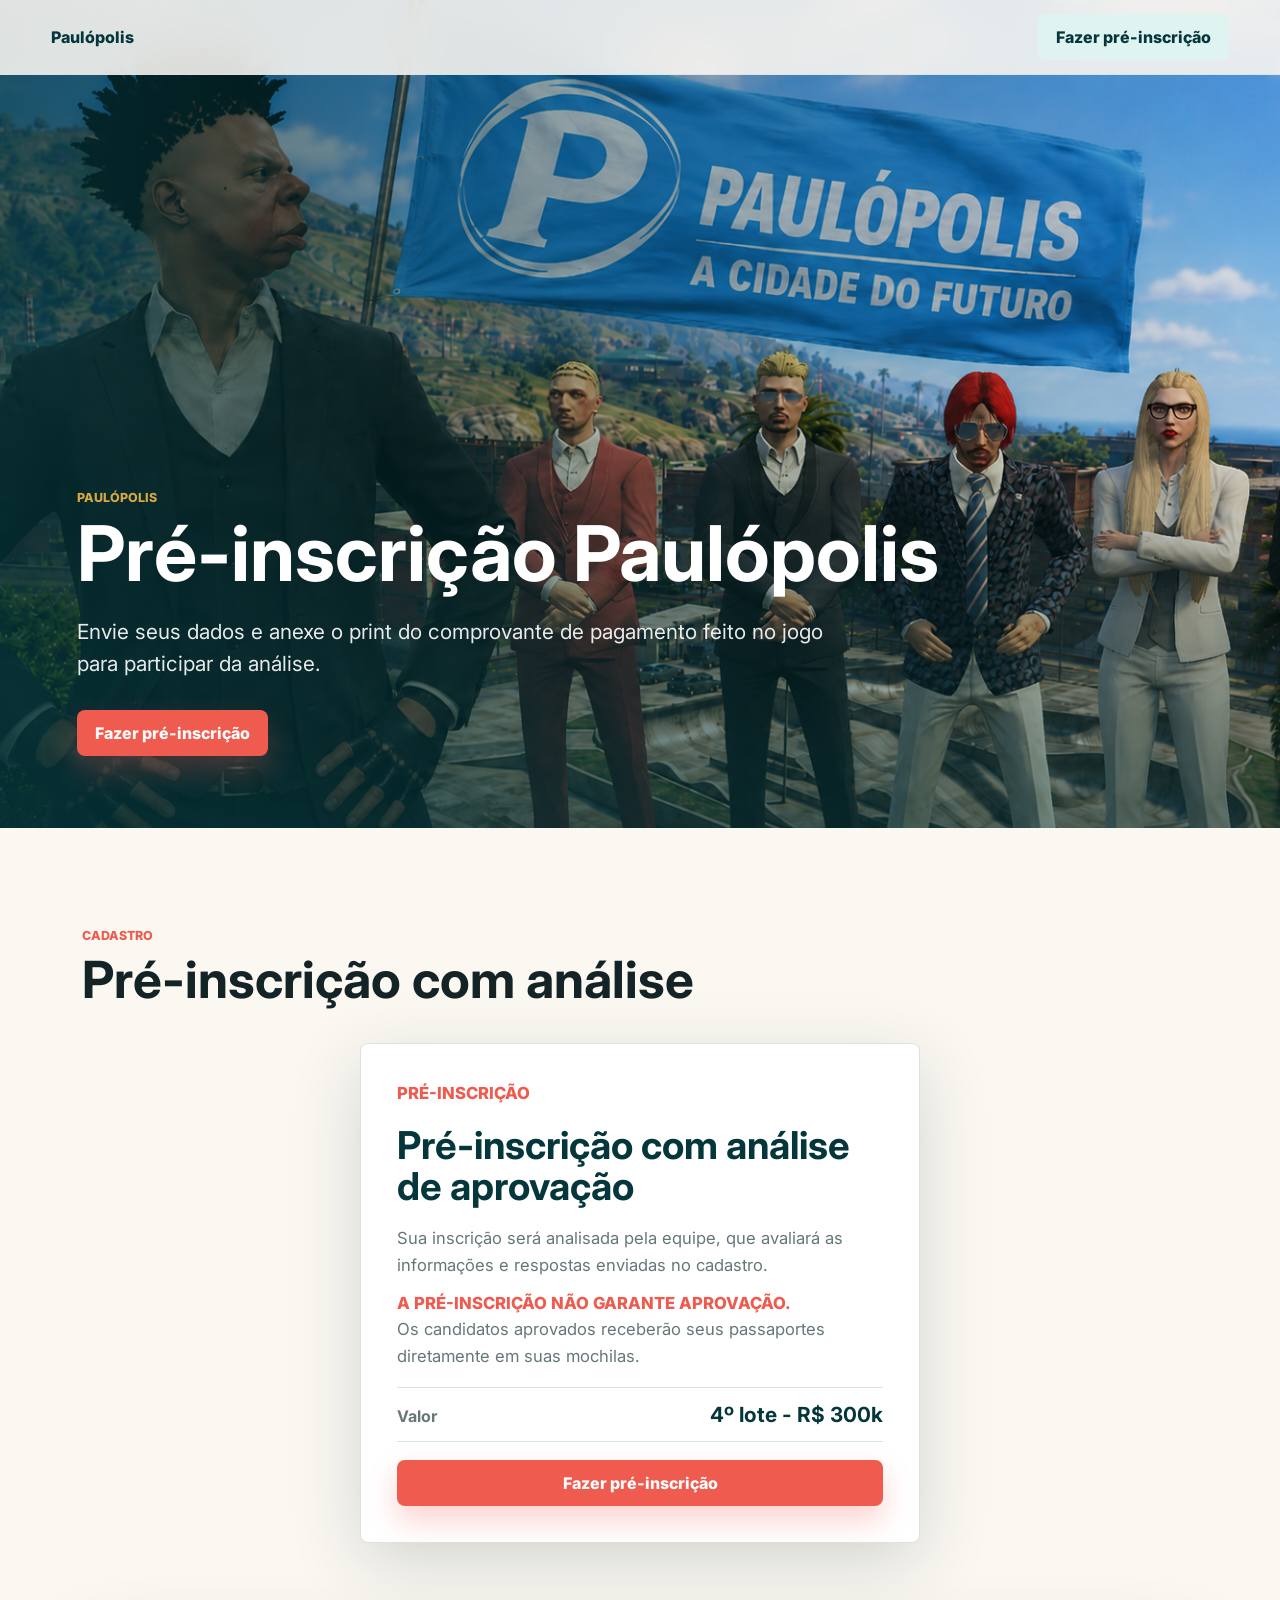
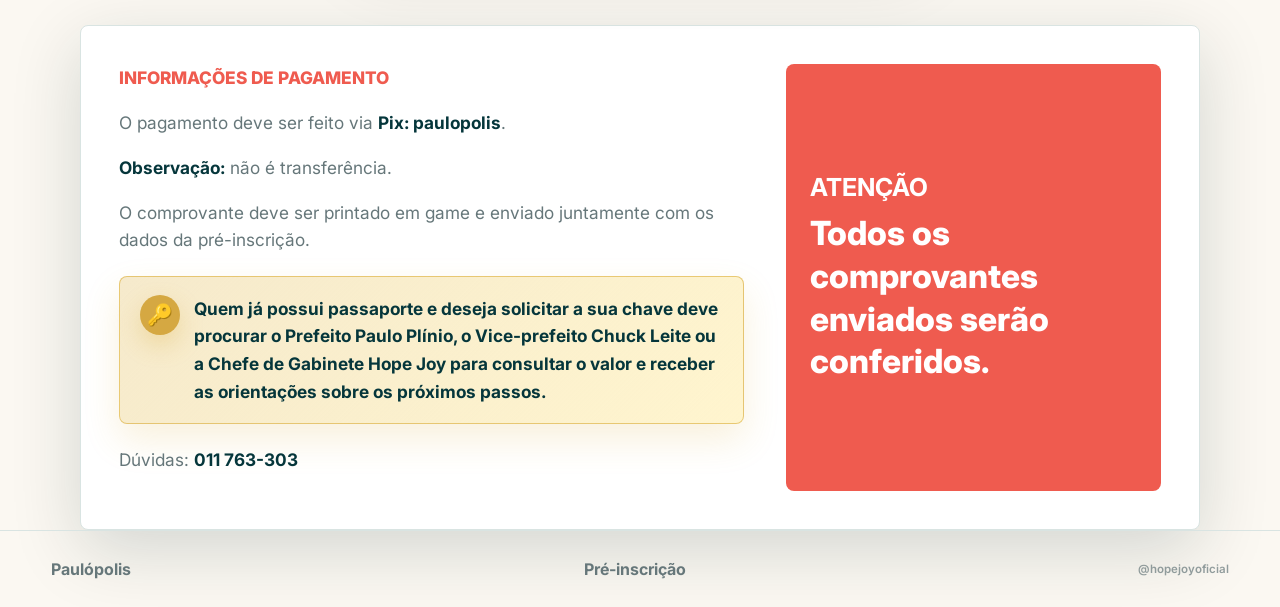
<file: index.html>
<!doctype html>
<html lang="pt-BR">
  <head>
    <meta charset="utf-8">
    <meta name="viewport" content="width=device-width, initial-scale=1">
    <title>Paulópolis | Pré-inscrição</title>
    <meta
      name="description"
      content="Pré-inscrição com análise para entrada em Paulópolis."
    >
    <link rel="preconnect" href="https://fonts.googleapis.com">
    <link rel="preconnect" href="https://fonts.gstatic.com" crossorigin>
    <link
      href="https://fonts.googleapis.com/css2?family=Inter:wght@400;500;600;700;800&display=swap"
      rel="stylesheet"
    >
    <link rel="stylesheet" href="styles.css">
  </head>
  <body>
    <header class="site-header">
      <a class="brand" href="index.html" aria-label="Paulópolis">
        <span>Paulópolis</span>
      </a>
      <a class="header-action" href="pre-inscricao.html" target="_blank" rel="noopener">Fazer pré-inscrição</a>
    </header>

    <main>
      <section class="hero" aria-label="Entrada Paulópolis">
        <img class="hero-image" src="assets/hero-paulopolis.png" alt="Imagem principal de Paulópolis">
        <div class="hero-overlay"></div>
        <div class="hero-content">
          <p class="eyebrow">Paulópolis</p>
          <h1>Pré-inscrição Paulópolis</h1>
          <p class="hero-copy">
            Envie seus dados e anexe o print do comprovante de pagamento feito no jogo para participar da análise.
          </p>
          <a class="primary-link" href="pre-inscricao.html" target="_blank" rel="noopener">Fazer pré-inscrição</a>
        </div>
      </section>

      <section id="opcoes" class="choice-section" aria-labelledby="choice-title">
        <div class="section-heading choice-heading">
          <p class="eyebrow">Cadastro</p>
          <h2 id="choice-title">Pré-inscrição com análise</h2>
        </div>

        <div class="choice-grid choice-grid-single">
          <article class="choice-card">
            <p class="eyebrow">Pré-inscrição</p>
            <h3>Pré-inscrição com análise de aprovação</h3>
            <p>
              Sua inscrição será analisada pela equipe, que avaliará as informações e respostas enviadas no cadastro.
              <strong class="approval-warning">A PRÉ-INSCRIÇÃO NÃO GARANTE APROVAÇÃO.</strong>
              Os candidatos aprovados receberão seus passaportes diretamente em suas mochilas.
            </p>
            <div class="choice-meta">
              <span>Valor</span>
              <strong>4º lote - R$ 300k</strong>
            </div>
            <a class="primary-link" href="pre-inscricao.html" target="_blank" rel="noopener">
              Fazer pré-inscrição
            </a>
          </article>
        </div>
      </section>

      <section class="lot-section" aria-labelledby="lot-title">
        <div class="lot-panel">
          <div class="lot-copy">
            <p class="eyebrow">Informações de pagamento</p>
            <p>
              O pagamento deve ser feito via <strong>Pix: paulopolis</strong>.
            </p>
            <p>
              <strong>Observação:</strong> não é transferência.
            </p>
            <p>
              O comprovante deve ser printado em game e enviado juntamente com os dados da pré-inscrição.
            </p>
            <div class="key-notice">
              <span class="key-notice-icon" aria-hidden="true">🔑</span>
              <p>
                Quem já possui passaporte e deseja solicitar a sua chave deve procurar o Prefeito Paulo Plínio, o
                Vice-prefeito Chuck Leite ou a Chefe de Gabinete Hope Joy para consultar o valor e receber as orientações
                sobre os próximos passos.
              </p>
            </div>
            <p>
              Dúvidas: <strong>011 763-303</strong>
            </p>
          </div>
          <div class="lot-note">
            <strong>Atenção</strong>
            <span>Todos os comprovantes enviados serão conferidos.</span>
          </div>
        </div>
      </section>
    </main>

    <footer class="site-footer">
      <span>Paulópolis</span>
      <span>Pré-inscrição</span>
      <small>@hopejoyoficial</small>
    </footer>
  </body>
</html>
</file>
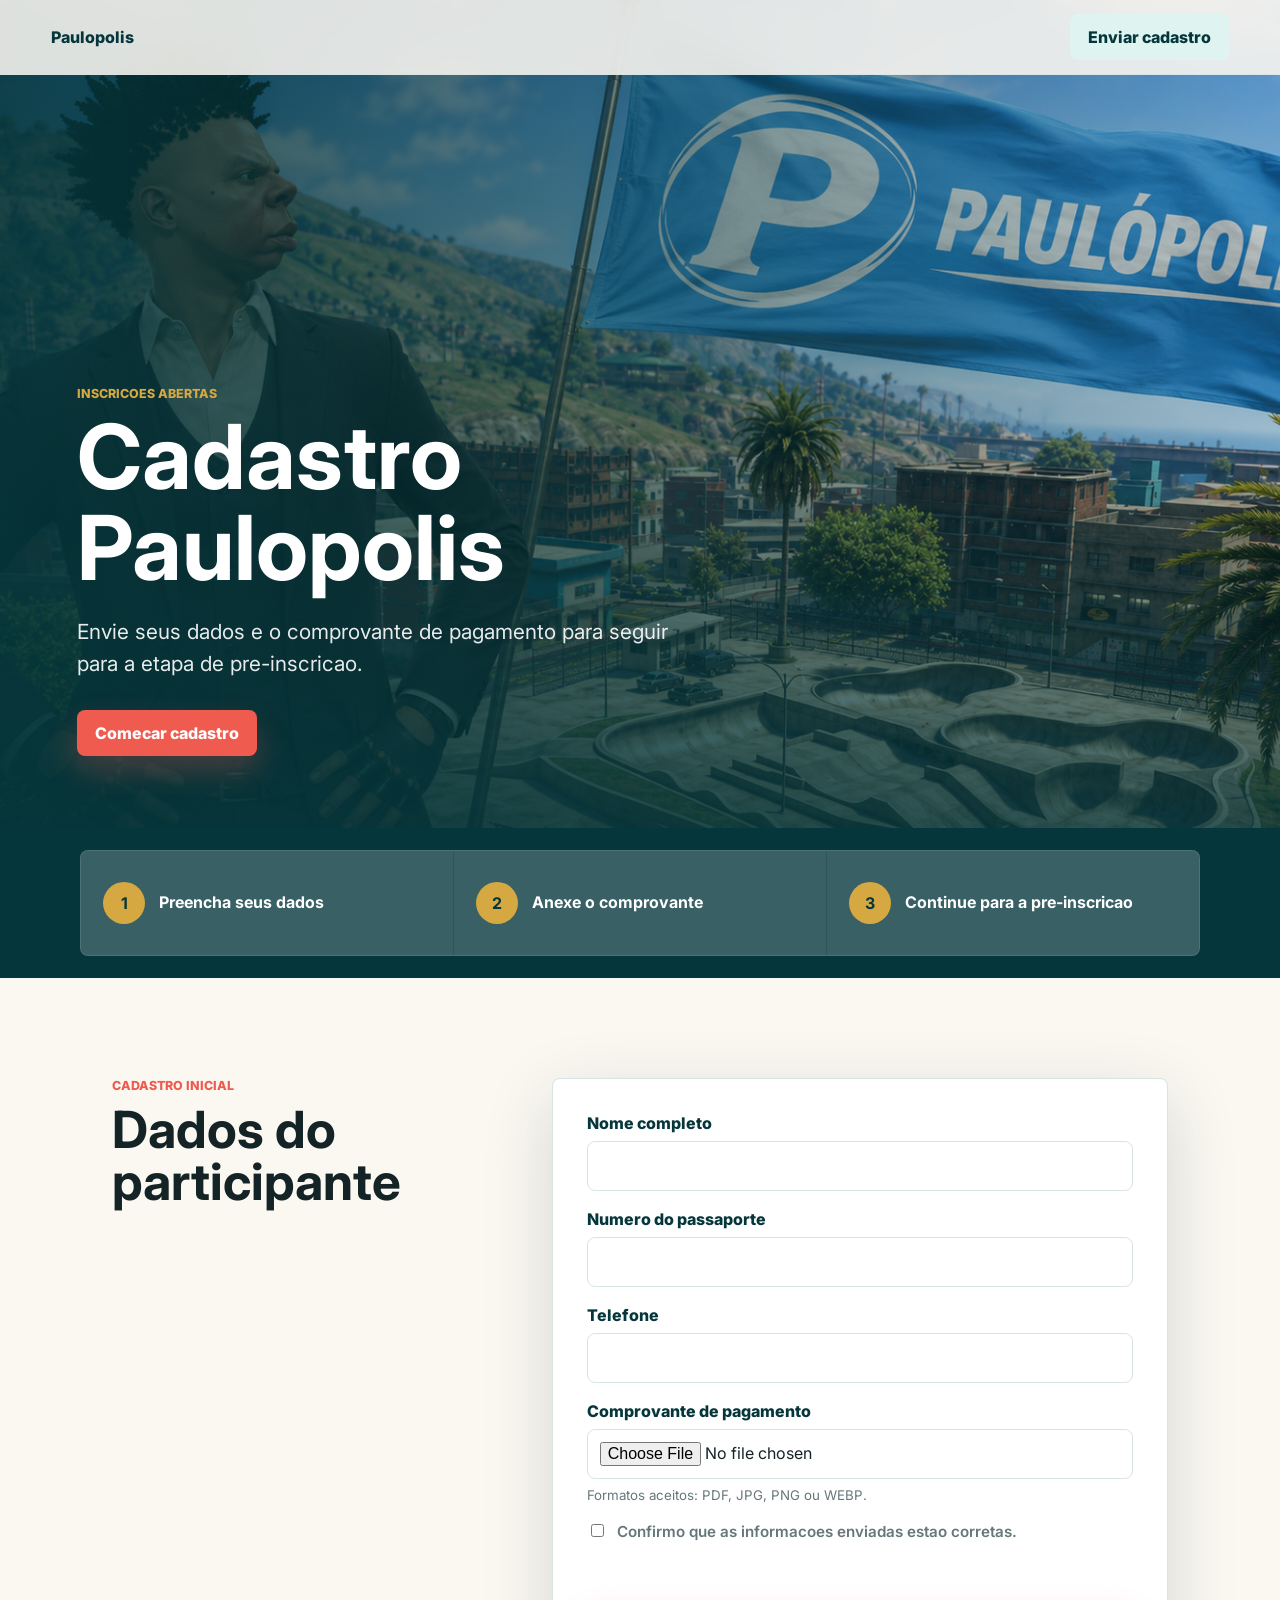
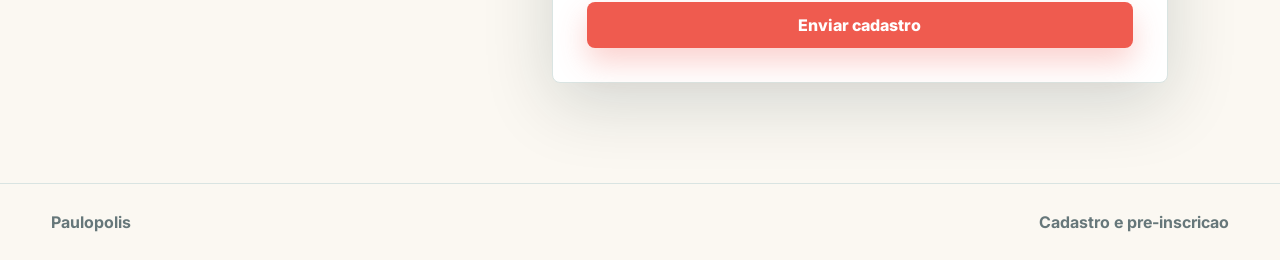
<file: Paulópoles/index.html>
<!doctype html>
<html lang="pt-BR">
  <head>
    <meta charset="utf-8">
    <meta name="viewport" content="width=device-width, initial-scale=1">
    <title>Paulopolis | Cadastro</title>
    <meta
      name="description"
      content="Cadastro Paulopolis com envio de dados pessoais e comprovante de pagamento."
    >
    <link rel="preconnect" href="https://fonts.googleapis.com">
    <link rel="preconnect" href="https://fonts.gstatic.com" crossorigin>
    <link
      href="https://fonts.googleapis.com/css2?family=Inter:wght@400;500;600;700;800&display=swap"
      rel="stylesheet"
    >
    <link rel="stylesheet" href="styles.css">
  </head>
  <body>
    <header class="site-header">
      <a class="brand" href="index.html" aria-label="Paulopolis">
        <span>Paulopolis</span>
      </a>
      <a class="header-action" href="#cadastro">Enviar cadastro</a>
    </header>

    <main>
      <section class="hero" aria-label="Cadastro Paulopolis">
        <img class="hero-image" src="assets/hero-paulopolis.png" alt="Recepcao de evento internacional Paulopolis">
        <div class="hero-overlay"></div>
        <div class="hero-content">
          <p class="eyebrow">Inscricoes abertas</p>
          <h1>Cadastro Paulopolis</h1>
          <p class="hero-copy">
            Envie seus dados e o comprovante de pagamento para seguir para a etapa de pre-inscricao.
          </p>
          <a class="primary-link" href="#cadastro">Comecar cadastro</a>
        </div>
      </section>

      <section class="intro-band" aria-label="Etapas">
        <div class="intro-grid">
          <article>
            <strong>1</strong>
            <span>Preencha seus dados</span>
          </article>
          <article>
            <strong>2</strong>
            <span>Anexe o comprovante</span>
          </article>
          <article>
            <strong>3</strong>
            <span>Continue para a pre-inscricao</span>
          </article>
        </div>
      </section>

      <section id="cadastro" class="form-section" aria-labelledby="form-title">
        <div class="section-heading">
          <p class="eyebrow">Cadastro inicial</p>
          <h2 id="form-title">Dados do participante</h2>
        </div>

        <form class="registration-form" id="registrationForm">
          <div class="field">
            <label for="fullName">Nome completo</label>
            <input id="fullName" name="fullName" type="text" autocomplete="name" required>
          </div>

          <div class="field">
            <label for="passport">Numero do passaporte</label>
            <input id="passport" name="passport" type="text" autocomplete="off" required>
          </div>

          <div class="field">
            <label for="phone">Telefone</label>
            <input id="phone" name="phone" type="tel" autocomplete="tel" required>
          </div>

          <div class="field file-field">
            <label for="receipt">Comprovante de pagamento</label>
            <input
              id="receipt"
              name="receipt"
              type="file"
              accept=".pdf,.jpg,.jpeg,.png,.webp"
              required
            >
            <small>Formatos aceitos: PDF, JPG, PNG ou WEBP.</small>
          </div>

          <label class="consent">
            <input id="consent" name="consent" type="checkbox" required>
            <span>Confirmo que as informacoes enviadas estao corretas.</span>
          </label>

          <p class="form-status" id="formStatus" role="status" aria-live="polite"></p>

          <button class="submit-button" type="submit">
            <span>Enviar cadastro</span>
          </button>
        </form>
      </section>
    </main>

    <footer class="site-footer">
      <span>Paulopolis</span>
      <span>Cadastro e pre-inscricao</span>
    </footer>

    <script src="config.js"></script>
    <script src="script.js"></script>
  </body>
</html>
</file>
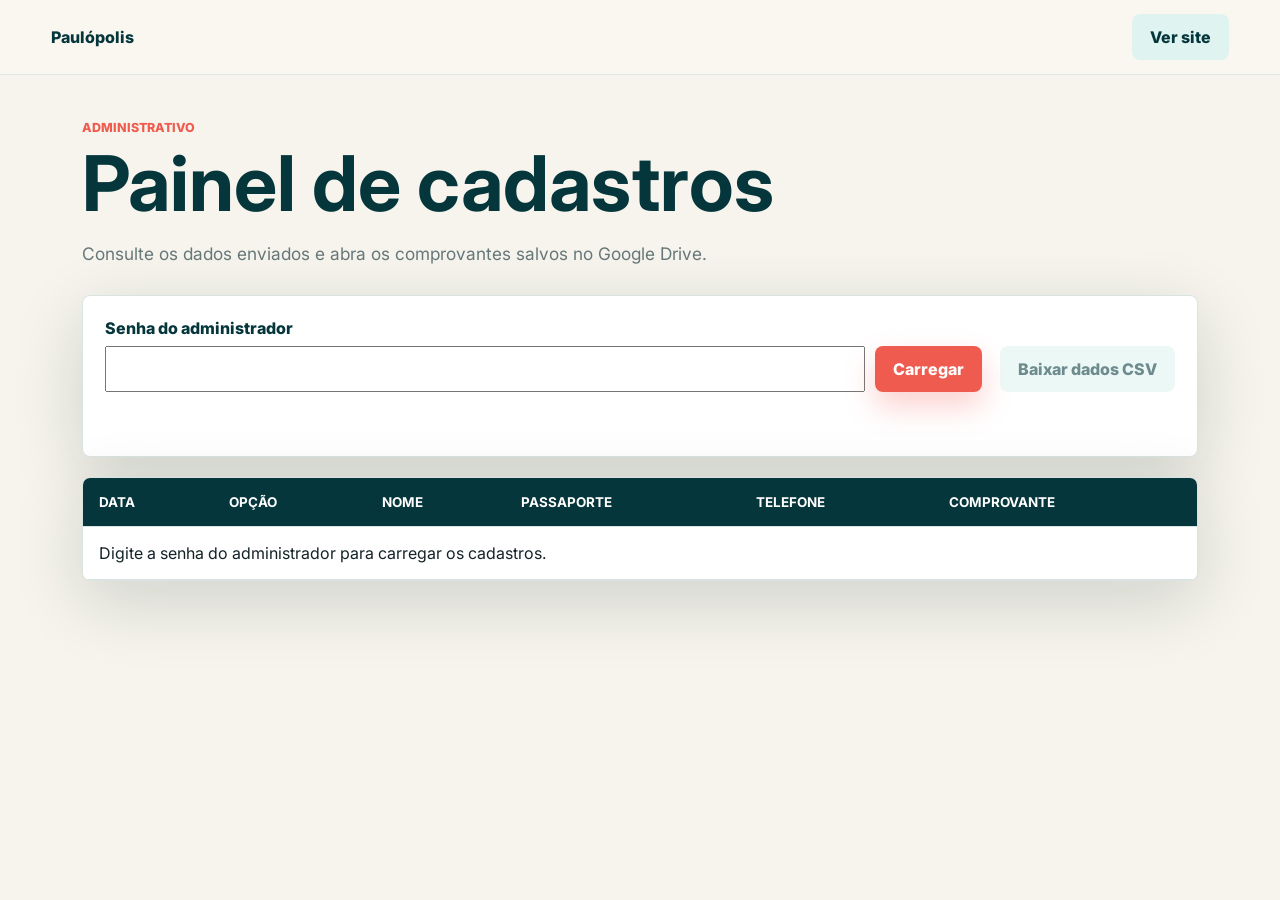
<file: admin.html>
<!doctype html>
<html lang="pt-BR">
  <head>
    <meta charset="utf-8">
    <meta name="viewport" content="width=device-width, initial-scale=1">
    <title>Painel administrativo | Paulópolis</title>
    <meta name="description" content="Painel administrativo Paulópolis para consultar cadastros.">
    <link rel="preconnect" href="https://fonts.googleapis.com">
    <link rel="preconnect" href="https://fonts.gstatic.com" crossorigin>
    <link
      href="https://fonts.googleapis.com/css2?family=Inter:wght@400;500;600;700;800&display=swap"
      rel="stylesheet"
    >
    <link rel="stylesheet" href="styles.css">
  </head>
  <body class="admin-page">
    <header class="site-header">
      <a class="brand" href="index.html" aria-label="Paulópolis">
        <span>Paulópolis</span>
      </a>
      <a class="header-action" href="index.html">Ver site</a>
    </header>

    <main class="admin-shell">
      <section class="admin-heading">
        <p class="eyebrow">Administrativo</p>
        <h1>Painel de cadastros</h1>
        <p>Consulte os dados enviados e abra os comprovantes salvos no Google Drive.</p>
      </section>

      <section class="admin-tools" aria-label="Acesso administrativo">
        <form id="adminForm" class="admin-login">
          <label for="adminToken">Senha do administrador</label>
          <div class="admin-login-row">
            <input id="adminToken" name="adminToken" type="password" autocomplete="current-password" required>
            <button class="submit-button" type="submit">Carregar</button>
          </div>
        </form>

        <button class="secondary-link" id="downloadCsv" type="button" disabled>Baixar dados CSV</button>
        <p class="form-status" id="adminStatus" role="status" aria-live="polite"></p>
      </section>

      <section class="admin-table-wrap" aria-label="Cadastros recebidos">
        <table class="admin-table">
          <thead>
            <tr>
              <th>Data</th>
              <th>Opção</th>
              <th>Nome</th>
              <th>Passaporte</th>
              <th>Telefone</th>
              <th>Comprovante</th>
            </tr>
          </thead>
          <tbody id="registrationsBody">
            <tr>
              <td colspan="6">Digite a senha do administrador para carregar os cadastros.</td>
            </tr>
          </tbody>
        </table>
      </section>
    </main>

    <script src="config.js"></script>
    <script src="admin.js"></script>
  </body>
</html>
</file>
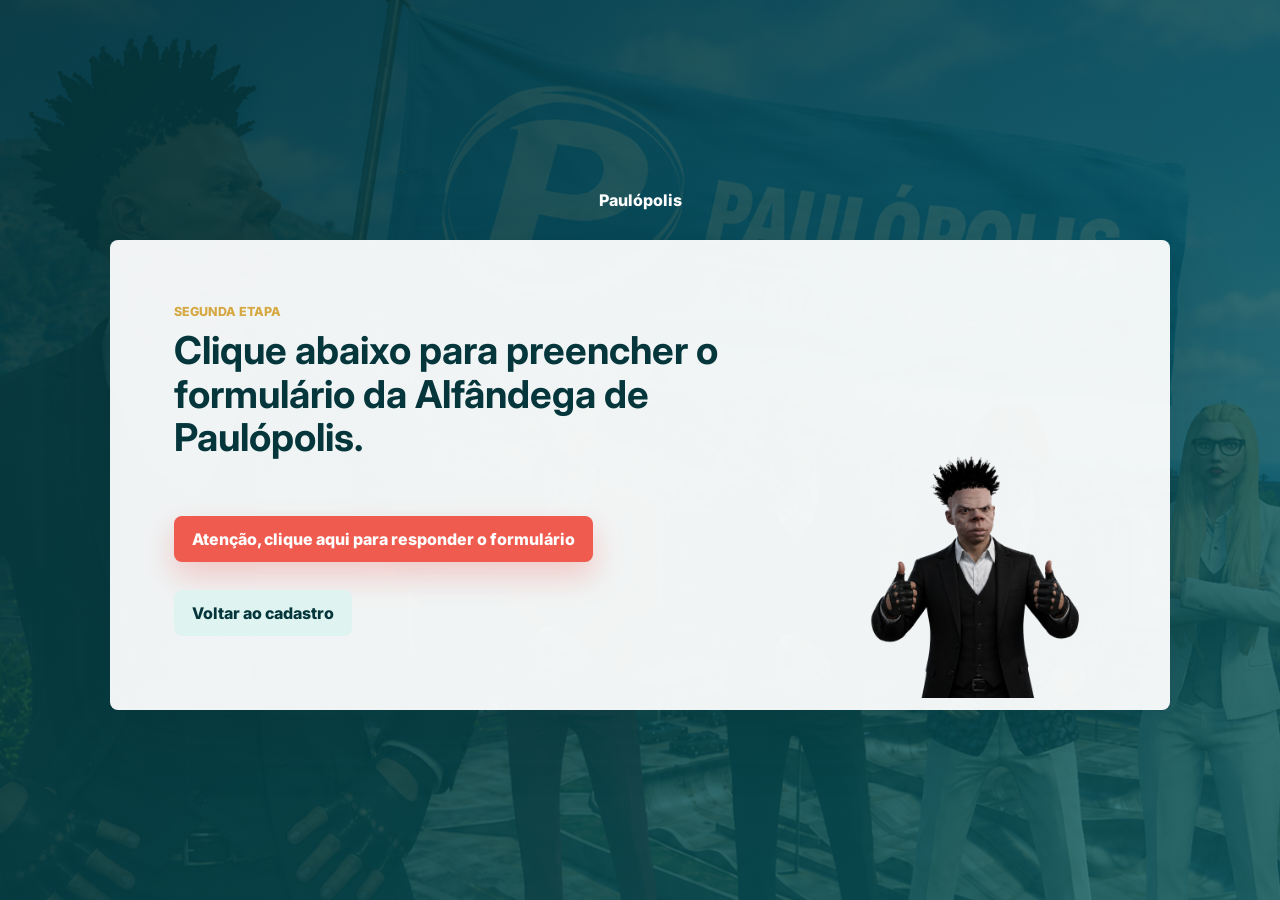
<file: obrigado.html>
<!doctype html>
<html lang="pt-BR">
  <head>
    <meta charset="utf-8">
    <meta name="viewport" content="width=device-width, initial-scale=1">
    <title>Segunda etapa | Paulópolis</title>
    <meta name="description" content="Segunda etapa do cadastro Paulópolis.">
    <link rel="preconnect" href="https://fonts.googleapis.com">
    <link rel="preconnect" href="https://fonts.gstatic.com" crossorigin>
    <link
      href="https://fonts.googleapis.com/css2?family=Inter:wght@400;500;600;700;800&display=swap"
      rel="stylesheet"
    >
    <link rel="stylesheet" href="styles.css">
  </head>
  <body class="thanks-page">
    <main class="thanks-shell">
      <a class="brand thanks-brand" href="index.html" aria-label="Paulópolis">
        <span>Paulópolis</span>
      </a>

      <section class="thanks-panel">
        <div class="thanks-copy">
          <p class="eyebrow">Segunda etapa</p>
          <h1 id="thanksTitle">Clique abaixo para preencher o formulário da Alfândega de Paulópolis.</h1>
          <div class="thanks-actions">
            <a class="primary-link" id="preRegistrationLink" href="#" target="_blank" rel="noopener">
              Atenção, clique aqui para responder o formulário
            </a>
            <a class="secondary-link" href="index.html">Voltar ao cadastro</a>
          </div>
        </div>
        <figure class="thanks-figure" aria-hidden="true">
          <img src="assets/confirmation-character.png" alt="">
        </figure>
      </section>
    </main>

    <script src="config.js"></script>
    <script src="script.js"></script>
  </body>
</html>
</file>
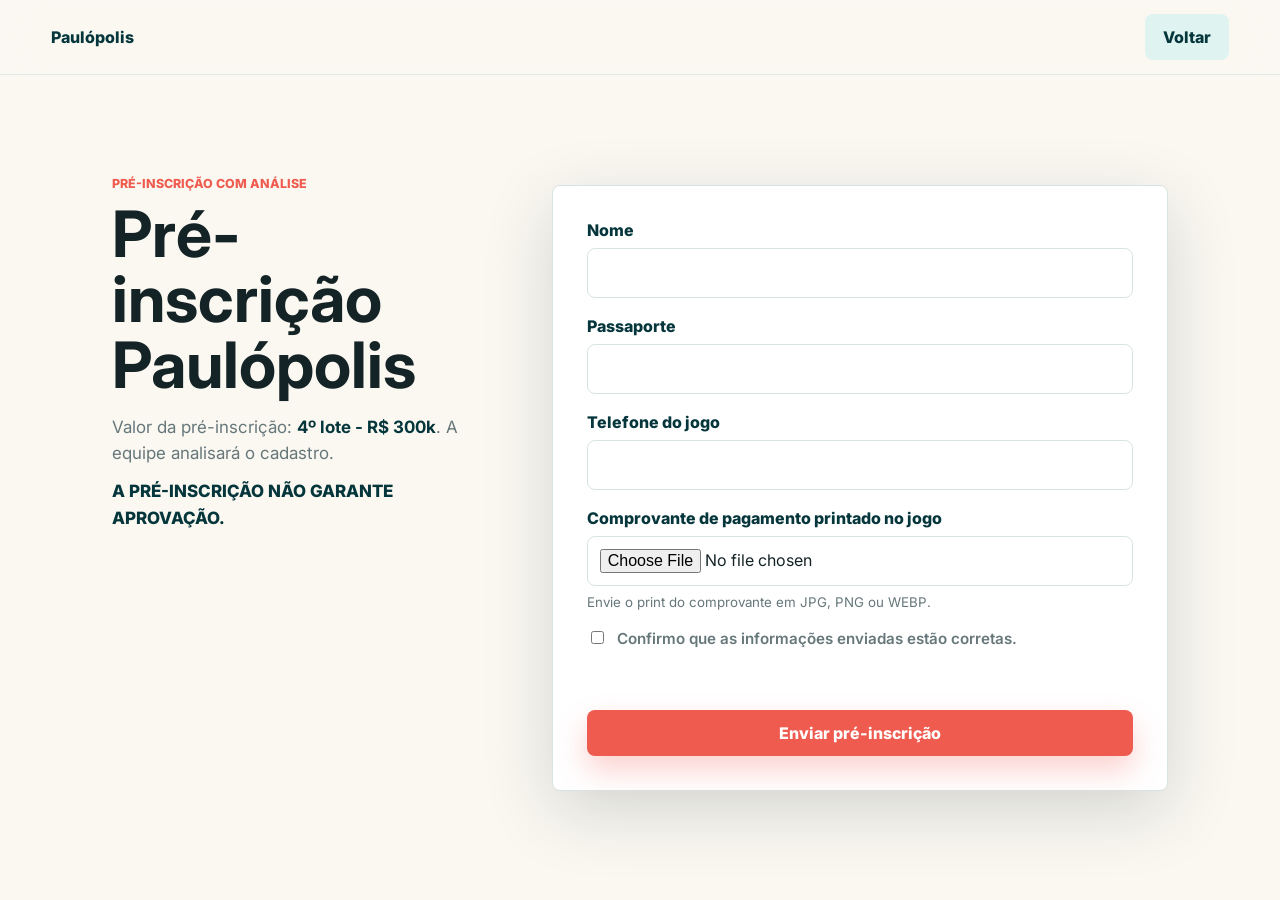
<file: pre-inscricao.html>
<!doctype html>
<html lang="pt-BR">
  <head>
    <meta charset="utf-8">
    <meta name="viewport" content="width=device-width, initial-scale=1">
    <title>Pré-inscrição | Paulópolis</title>
    <meta name="description" content="Formulário de pré-inscrição com análise de aprovação em Paulópolis.">
    <link rel="preconnect" href="https://fonts.googleapis.com">
    <link rel="preconnect" href="https://fonts.gstatic.com" crossorigin>
    <link
      href="https://fonts.googleapis.com/css2?family=Inter:wght@400;500;600;700;800&display=swap"
      rel="stylesheet"
    >
    <link rel="stylesheet" href="styles.css">
  </head>
  <body>
    <header class="site-header">
      <a class="brand" href="index.html" aria-label="Paulópolis">
        <span>Paulópolis</span>
      </a>
      <a class="header-action" href="index.html">Voltar</a>
    </header>

    <main class="form-page">
      <section class="form-section form-section-single" aria-labelledby="form-title">
        <div class="section-heading">
          <p class="eyebrow">Pré-inscrição com análise</p>
          <h1 id="form-title">Pré-inscrição Paulópolis</h1>
          <p class="form-lead">
            Valor da pré-inscrição: <strong>4º lote - R$ 300k</strong>. A equipe analisará o cadastro.
            <strong class="approval-warning">A PRÉ-INSCRIÇÃO NÃO GARANTE APROVAÇÃO.</strong>
          </p>
        </div>

        <form class="registration-form" id="registrationForm">
          <input type="hidden" name="applicationType" value="Pré-inscrição com análise — 4º lote — R$ 300k">
          <div class="field">
            <label for="fullName">Nome</label>
            <input id="fullName" name="fullName" type="text" autocomplete="name" required>
          </div>
          <div class="field">
            <label for="passport">Passaporte</label>
            <input id="passport" name="passport" type="text" autocomplete="off" required>
          </div>
          <div class="field">
            <label for="phone">Telefone do jogo</label>
            <input id="phone" name="phone" type="tel" autocomplete="tel" required>
          </div>
          <div class="field file-field">
            <label for="receipt">Comprovante de pagamento printado no jogo</label>
            <input id="receipt" name="receipt" type="file" accept=".jpg,.jpeg,.png,.webp" required>
            <small>Envie o print do comprovante em JPG, PNG ou WEBP.</small>
          </div>
          <label class="consent">
            <input id="consent" name="consent" type="checkbox" required>
            <span>Confirmo que as informações enviadas estão corretas.</span>
          </label>
          <p class="form-status" id="formStatus" role="status" aria-live="polite"></p>
          <button class="submit-button" type="submit">
            <span>Enviar pré-inscrição</span>
          </button>
        </form>
      </section>
    </main>

    <script src="config.js"></script>
    <script src="script.js"></script>
  </body>
</html>
</file>
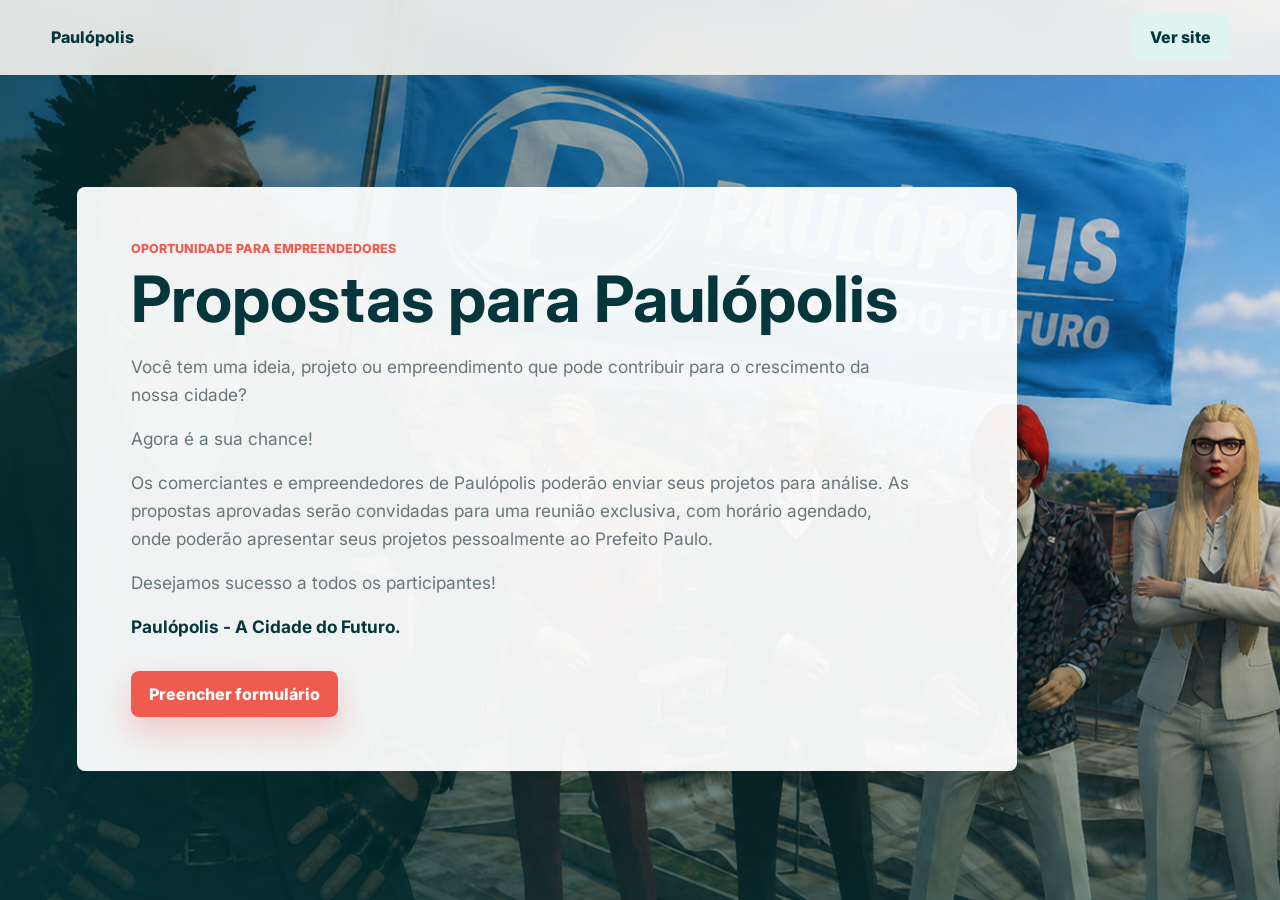
<file: propostas.html>
<!doctype html>
<html lang="pt-BR">
  <head>
    <meta charset="utf-8">
    <meta name="viewport" content="width=device-width, initial-scale=1">
    <title>Propostas de empreendedores | Paulópolis</title>
    <meta
      name="description"
      content="Página de envio de propostas para comerciantes e empreendedores de Paulópolis."
    >
    <link rel="preconnect" href="https://fonts.googleapis.com">
    <link rel="preconnect" href="https://fonts.gstatic.com" crossorigin>
    <link
      href="https://fonts.googleapis.com/css2?family=Inter:wght@400;500;600;700;800&display=swap"
      rel="stylesheet"
    >
    <link rel="stylesheet" href="styles.css">
  </head>
  <body class="proposal-page">
    <header class="site-header">
      <a class="brand" href="index.html" aria-label="Paulópolis">
        <span>Paulópolis</span>
      </a>
      <a class="header-action" href="index.html">Ver site</a>
    </header>

    <main>
      <section class="proposal-hero" aria-labelledby="proposal-title">
        <img class="hero-image" src="assets/hero-paulopolis.png" alt="Imagem principal de Paulópolis">
        <div class="hero-overlay"></div>
        <div class="proposal-panel">
          <p class="eyebrow">Oportunidade para empreendedores</p>
          <h1 id="proposal-title">Propostas para Paulópolis</h1>
          <div class="proposal-text">
            <p>
              Você tem uma ideia, projeto ou empreendimento que pode contribuir para o crescimento da nossa cidade?
            </p>
            <p>
              Agora é a sua chance!
            </p>
            <p>
              Os comerciantes e empreendedores de Paulópolis poderão enviar seus projetos para análise. As propostas
              aprovadas serão convidadas para uma reunião exclusiva, com horário agendado, onde poderão apresentar seus
              projetos pessoalmente ao Prefeito Paulo.
            </p>
            <p>
              Desejamos sucesso a todos os participantes!
            </p>
            <p>
              <strong>Paulópolis - A Cidade do Futuro.</strong>
            </p>
          </div>
          <a
            class="primary-link proposal-link"
            href="https://forms.gle/mrpZtTmuCZ8M3qnu8"
            target="_blank"
            rel="noopener"
          >
            Preencher formulário
          </a>
        </div>
      </section>
    </main>
  </body>
</html>
</file>
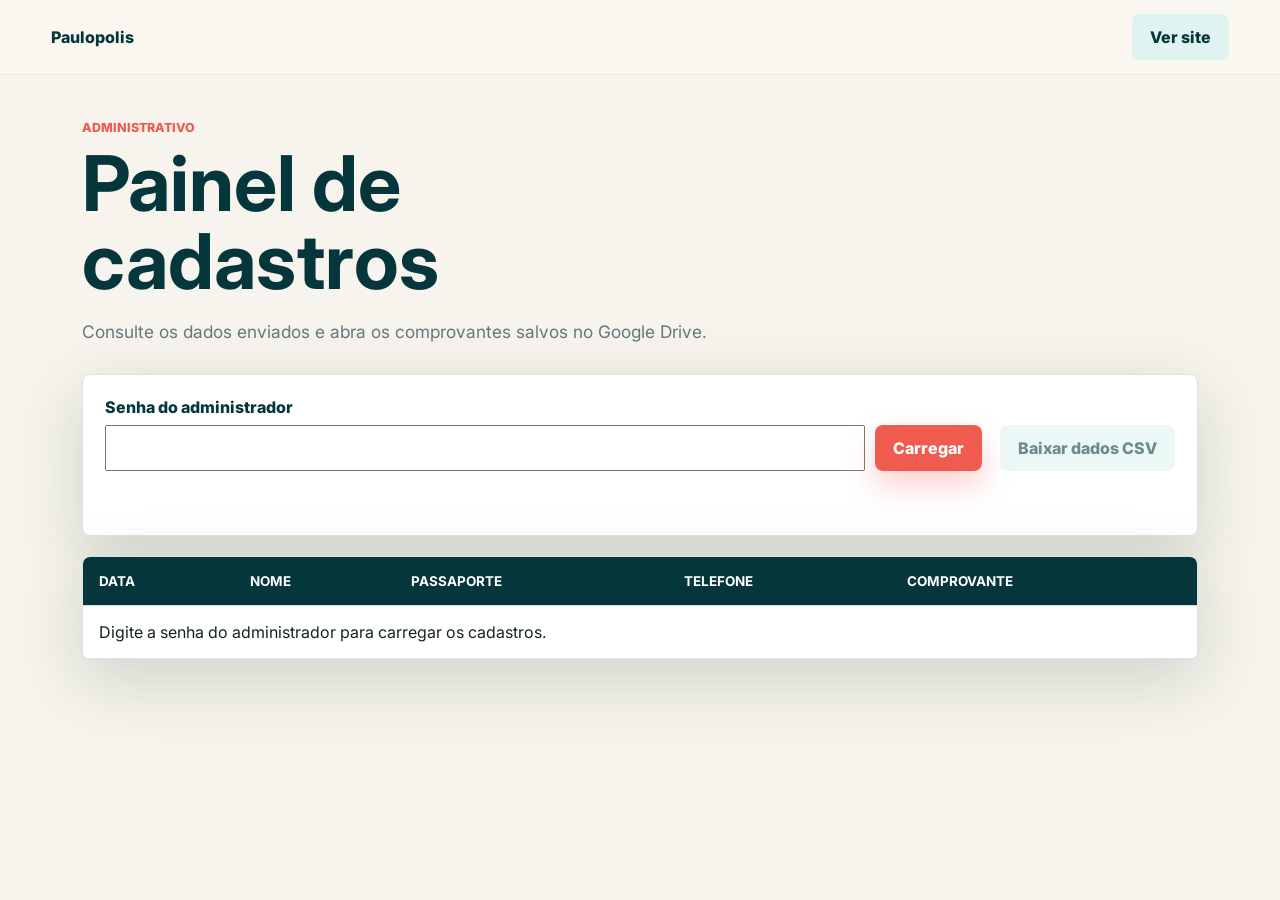
<file: Paulópoles/admin.html>
<!doctype html>
<html lang="pt-BR">
  <head>
    <meta charset="utf-8">
    <meta name="viewport" content="width=device-width, initial-scale=1">
    <title>Painel administrativo | Paulopolis</title>
    <meta name="description" content="Painel administrativo Paulopolis para consultar cadastros.">
    <link rel="preconnect" href="https://fonts.googleapis.com">
    <link rel="preconnect" href="https://fonts.gstatic.com" crossorigin>
    <link
      href="https://fonts.googleapis.com/css2?family=Inter:wght@400;500;600;700;800&display=swap"
      rel="stylesheet"
    >
    <link rel="stylesheet" href="styles.css">
  </head>
  <body class="admin-page">
    <header class="site-header">
      <a class="brand" href="index.html" aria-label="Paulopolis">
        <span>Paulopolis</span>
      </a>
      <a class="header-action" href="index.html">Ver site</a>
    </header>

    <main class="admin-shell">
      <section class="admin-heading">
        <p class="eyebrow">Administrativo</p>
        <h1>Painel de cadastros</h1>
        <p>Consulte os dados enviados e abra os comprovantes salvos no Google Drive.</p>
      </section>

      <section class="admin-tools" aria-label="Acesso administrativo">
        <form id="adminForm" class="admin-login">
          <label for="adminToken">Senha do administrador</label>
          <div class="admin-login-row">
            <input id="adminToken" name="adminToken" type="password" autocomplete="current-password" required>
            <button class="submit-button" type="submit">Carregar</button>
          </div>
        </form>

        <button class="secondary-link" id="downloadCsv" type="button" disabled>Baixar dados CSV</button>
        <p class="form-status" id="adminStatus" role="status" aria-live="polite"></p>
      </section>

      <section class="admin-table-wrap" aria-label="Cadastros recebidos">
        <table class="admin-table">
          <thead>
            <tr>
              <th>Data</th>
              <th>Nome</th>
              <th>Passaporte</th>
              <th>Telefone</th>
              <th>Comprovante</th>
            </tr>
          </thead>
          <tbody id="registrationsBody">
            <tr>
              <td colspan="5">Digite a senha do administrador para carregar os cadastros.</td>
            </tr>
          </tbody>
        </table>
      </section>
    </main>

    <script src="config.js"></script>
    <script src="admin.js"></script>
  </body>
</html>
</file>
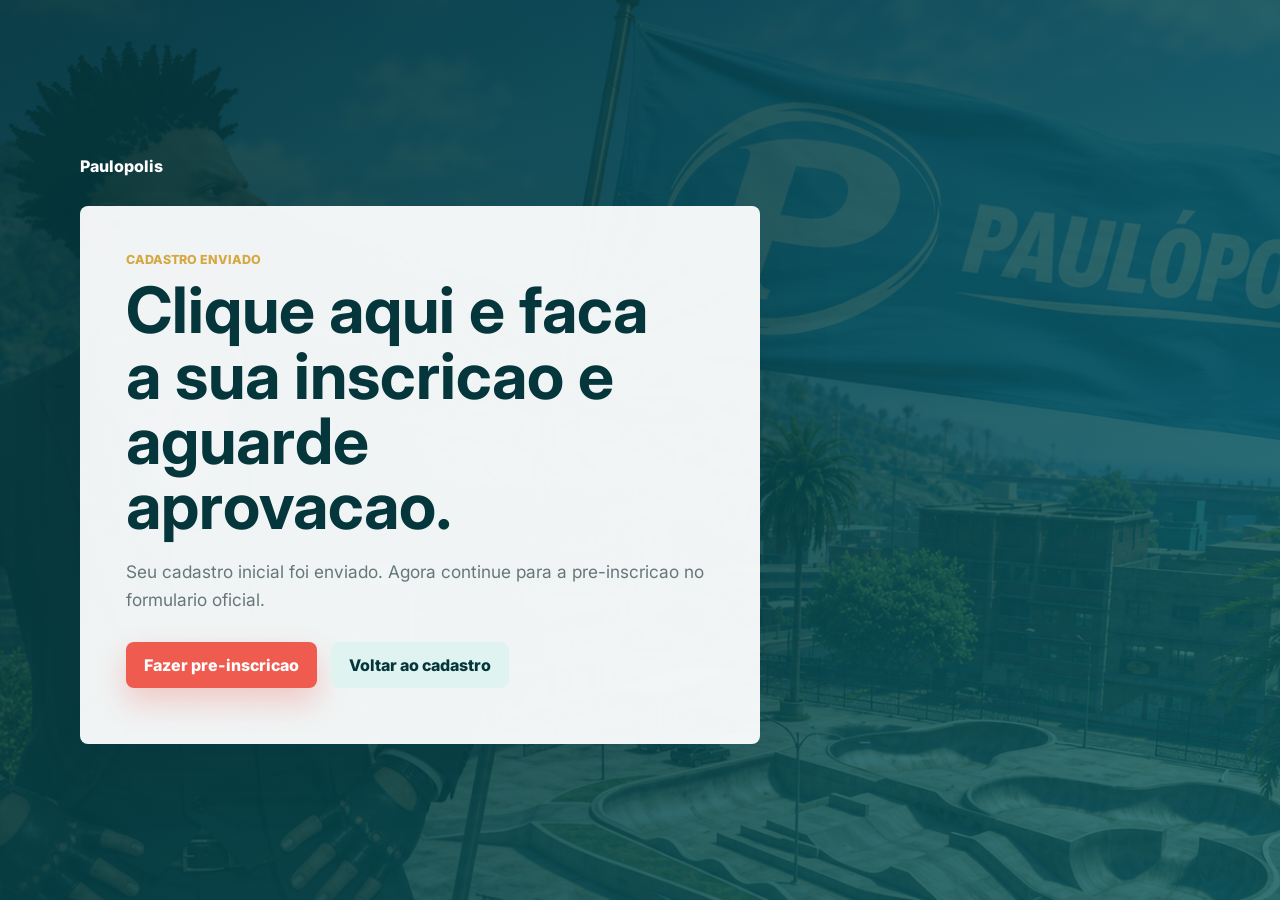
<file: Paulópoles/obrigado.html>
<!doctype html>
<html lang="pt-BR">
  <head>
    <meta charset="utf-8">
    <meta name="viewport" content="width=device-width, initial-scale=1">
    <title>Cadastro enviado | Paulopolis</title>
    <meta name="description" content="Cadastro Paulopolis enviado com sucesso.">
    <link rel="preconnect" href="https://fonts.googleapis.com">
    <link rel="preconnect" href="https://fonts.gstatic.com" crossorigin>
    <link
      href="https://fonts.googleapis.com/css2?family=Inter:wght@400;500;600;700;800&display=swap"
      rel="stylesheet"
    >
    <link rel="stylesheet" href="styles.css">
  </head>
  <body class="thanks-page">
    <main class="thanks-shell">
      <a class="brand thanks-brand" href="index.html" aria-label="Paulopolis">
        <span>Paulopolis</span>
      </a>

      <section class="thanks-panel">
        <p class="eyebrow">Cadastro enviado</p>
        <h1>Clique aqui e faca a sua inscricao e aguarde aprovacao.</h1>
        <p>
          Seu cadastro inicial foi enviado. Agora continue para a pre-inscricao no formulario oficial.
        </p>
        <a class="primary-link" id="preRegistrationLink" href="#" target="_blank" rel="noopener">
          Fazer pre-inscricao
        </a>
        <a class="secondary-link" href="index.html">Voltar ao cadastro</a>
      </section>
    </main>

    <script src="config.js"></script>
    <script src="script.js"></script>
  </body>
</html>
</file>
<file: styles.css>
:root {
  --teal-950: #05363b;
  --teal-800: #075b62;
  --teal-100: #dff4f1;
  --coral: #ef5b4f;
  --gold: #d5a842;
  --ink: #142326;
  --muted: #66777a;
  --line: #d9e4e2;
  --paper: #fbf8f2;
  --white: #ffffff;
  --shadow: 0 20px 70px rgba(4, 36, 40, 0.16);
}

* {
  box-sizing: border-box;
}

html {
  scroll-behavior: smooth;
}

body {
  margin: 0;
  background: var(--paper);
  color: var(--ink);
  font-family: Inter, Arial, sans-serif;
  letter-spacing: 0;
}

img {
  display: block;
  max-width: 100%;
}

a {
  color: inherit;
}

.site-header {
  position: fixed;
  z-index: 20;
  top: 0;
  right: 0;
  left: 0;
  display: flex;
  align-items: center;
  justify-content: space-between;
  gap: 16px;
  padding: 14px clamp(18px, 4vw, 56px);
  background: rgba(251, 248, 242, 0.88);
  border-bottom: 1px solid rgba(217, 228, 226, 0.75);
  backdrop-filter: blur(18px);
}

.brand {
  display: inline-flex;
  align-items: center;
  gap: 10px;
  color: var(--teal-950);
  font-weight: 800;
  text-decoration: none;
}

.header-action,
.primary-link,
.secondary-link,
.submit-button {
  min-height: 46px;
  display: inline-flex;
  align-items: center;
  justify-content: center;
  border: 0;
  border-radius: 8px;
  padding: 0 18px;
  font: inherit;
  font-weight: 800;
  text-decoration: none;
  cursor: pointer;
}

.header-action,
.secondary-link {
  background: var(--teal-100);
  color: var(--teal-950);
}

.primary-link,
.submit-button {
  background: var(--coral);
  color: var(--white);
  box-shadow: 0 14px 30px rgba(239, 91, 79, 0.28);
}

.hero {
  position: relative;
  min-height: 92vh;
  display: grid;
  align-items: end;
  overflow: hidden;
  padding: 120px clamp(18px, 6vw, 80px) 72px;
}

.hero-image,
.hero-overlay {
  position: absolute;
  inset: 0;
  width: 100%;
  height: 100%;
}

.hero-image {
  object-fit: cover;
}

.hero-overlay {
  background:
    linear-gradient(90deg, rgba(5, 54, 59, 0.72), rgba(5, 54, 59, 0.34) 45%, rgba(5, 54, 59, 0.04)),
    linear-gradient(0deg, rgba(5, 54, 59, 0.48), transparent 46%);
}

.hero-content {
  position: relative;
  z-index: 1;
  max-width: 1100px;
  color: var(--white);
}

.eyebrow {
  margin: 0 0 10px;
  color: var(--gold);
  font-size: 0.78rem;
  font-weight: 800;
  letter-spacing: 0;
  text-transform: uppercase;
}

h1,
h2 {
  margin: 0;
  line-height: 1.02;
}

h1 {
  max-width: none;
  font-size: clamp(2.8rem, 6vw, 5.6rem);
  white-space: nowrap;
}

h2 {
  font-size: clamp(2rem, 4vw, 3.8rem);
}

.hero-copy {
  max-width: 780px;
  margin: 22px 0 30px;
  color: rgba(255, 255, 255, 0.9);
  font-size: clamp(1.05rem, 2vw, 1.3rem);
  line-height: 1.55;
}

.intro-band {
  background: var(--teal-950);
  color: var(--white);
  padding: 22px clamp(18px, 6vw, 80px);
}

.intro-grid {
  max-width: 1120px;
  display: grid;
  grid-template-columns: repeat(3, 1fr);
  gap: 1px;
  margin: 0 auto;
  overflow: hidden;
  border: 1px solid rgba(255, 255, 255, 0.16);
  border-radius: 8px;
  background: rgba(255, 255, 255, 0.16);
}

.intro-grid article {
  min-height: 104px;
  display: flex;
  align-items: center;
  gap: 14px;
  padding: 22px;
  background: rgba(255, 255, 255, 0.06);
}

.intro-grid strong {
  width: 42px;
  height: 42px;
  flex: 0 0 42px;
  display: inline-flex;
  align-items: center;
  justify-content: center;
  border-radius: 50%;
  background: var(--gold);
  color: var(--teal-950);
}

.intro-grid span {
  font-weight: 700;
  line-height: 1.35;
}

.choice-section {
  max-width: 1180px;
  margin: 0 auto;
  padding: clamp(58px, 8vw, 100px) clamp(18px, 4vw, 32px) 0;
}

.choice-heading {
  position: static;
  max-width: 880px;
  margin-bottom: clamp(24px, 4vw, 38px);
}

.section-heading.choice-heading {
  position: static;
  top: auto;
}

.choice-grid {
  display: grid;
  grid-template-columns: repeat(2, minmax(0, 1fr));
  gap: clamp(18px, 4vw, 32px);
}

.choice-grid-single {
  max-width: 560px;
  grid-template-columns: 1fr;
  margin: 0 auto;
}

.choice-card {
  display: grid;
  align-content: start;
  gap: 18px;
  min-height: 430px;
  padding: clamp(24px, 4vw, 36px);
  border: 1px solid var(--line);
  border-radius: 8px;
  background: var(--white);
  box-shadow: var(--shadow);
}

.choice-card .eyebrow {
  color: var(--coral);
}

.choice-card h3 {
  margin: 0;
  color: var(--teal-950);
  font-size: clamp(1.7rem, 3vw, 2.8rem);
  line-height: 1.08;
}

.choice-card p {
  margin: 0;
  color: var(--muted);
  font-size: 1.04rem;
  line-height: 1.58;
}

.approval-warning {
  display: block;
  margin-top: 12px;
  color: var(--coral);
  font-weight: 800;
  text-transform: uppercase;
}

.choice-meta {
  display: flex;
  align-items: baseline;
  justify-content: space-between;
  gap: 16px;
  padding: 14px 0;
  border-top: 1px solid var(--line);
  border-bottom: 1px solid var(--line);
}

.choice-meta span {
  color: var(--muted);
  font-weight: 700;
}

.choice-meta strong {
  color: var(--teal-950);
  font-size: 1.3rem;
}

.choice-card .primary-link {
  align-self: end;
  width: 100%;
}

.choice-card-direct {
  border-color: rgba(213, 168, 66, 0.7);
  background:
    linear-gradient(135deg, rgba(213, 168, 66, 0.18), rgba(223, 244, 241, 0.86)),
    var(--white);
  animation: direct-passport-pulse 2.4s ease-in-out infinite;
}

.choice-card-direct .eyebrow,
.choice-card-direct .choice-meta strong {
  color: var(--teal-950);
}

.choice-card-direct .choice-meta {
  border-color: rgba(5, 54, 59, 0.18);
}

.choice-card-direct .primary-link {
  background: var(--teal-950);
  box-shadow: 0 14px 30px rgba(5, 54, 59, 0.24);
}

@keyframes direct-passport-pulse {
  0%,
  100% {
    box-shadow: var(--shadow), 0 0 0 0 rgba(213, 168, 66, 0);
    transform: translateY(0);
  }

  50% {
    box-shadow: var(--shadow), 0 0 0 6px rgba(213, 168, 66, 0.26);
    transform: translateY(-2px);
  }
}

@media (prefers-reduced-motion: reduce) {
  .choice-card-direct,
  .key-notice,
  .thanks-actions .primary-link {
    animation: none;
  }
}

.lot-section {
  padding: clamp(42px, 7vw, 82px) clamp(18px, 4vw, 32px) 0;
}

.lot-panel {
  max-width: 1120px;
  display: grid;
  grid-template-columns: minmax(0, 1.25fr) minmax(240px, 0.75fr);
  gap: clamp(22px, 4vw, 42px);
  align-items: stretch;
  margin: 0 auto;
  padding: clamp(24px, 4vw, 38px);
  border: 1px solid var(--line);
  border-radius: 8px;
  background: var(--white);
  box-shadow: var(--shadow);
}

.lot-copy .eyebrow {
  color: var(--coral);
}

.lot-copy h2 {
  max-width: 780px;
  color: var(--teal-950);
  font-size: clamp(2rem, 4vw, 3.5rem);
}

.lot-copy p {
  max-width: 790px;
  color: var(--muted);
  font-size: 1.08rem;
  line-height: 1.6;
}

.lot-copy strong {
  color: var(--teal-950);
}

.key-notice {
  display: grid;
  grid-template-columns: auto minmax(0, 1fr);
  gap: 14px;
  align-items: start;
  max-width: 790px;
  margin: 22px 0;
  padding: 18px 20px;
  border: 1px solid rgba(216, 166, 41, 0.55);
  border-radius: 8px;
  background: linear-gradient(135deg, rgba(216, 166, 41, 0.24), rgba(255, 244, 202, 0.92));
  box-shadow: 0 16px 36px rgba(216, 166, 41, 0.16);
  animation: key-notice-glow 2.8s ease-in-out infinite;
}

.key-notice-icon {
  display: grid;
  place-items: center;
  width: 40px;
  height: 40px;
  border-radius: 999px;
  background: var(--gold);
  color: var(--teal-950);
  font-size: 1.3rem;
  box-shadow: 0 10px 24px rgba(216, 166, 41, 0.28);
}

.key-notice p {
  margin: 0;
  color: var(--teal-950);
  font-weight: 700;
}

@keyframes key-notice-glow {
  0%,
  100% {
    transform: translateY(0);
    box-shadow: 0 16px 36px rgba(216, 166, 41, 0.16);
  }

  50% {
    transform: translateY(-2px);
    box-shadow: 0 22px 44px rgba(216, 166, 41, 0.28);
  }
}

.lot-note {
  display: grid;
  align-content: center;
  gap: 10px;
  padding: 24px;
  border-radius: 8px;
  background: var(--coral);
  color: var(--white);
}

.lot-note strong {
  color: var(--white);
  font-size: clamp(1.1rem, 2vw, 1.55rem);
  text-transform: uppercase;
}

.lot-note span {
  font-size: clamp(1.55rem, 2.6vw, 2.25rem);
  font-weight: 800;
  line-height: 1.28;
}

.form-section {
  max-width: 1120px;
  display: grid;
  grid-template-columns: minmax(240px, 0.75fr) minmax(0, 1.25fr);
  gap: clamp(28px, 6vw, 70px);
  margin: 0 auto;
  padding: clamp(58px, 8vw, 100px) clamp(18px, 4vw, 32px);
}

.form-page {
  padding-top: 76px;
}

.form-section-single {
  min-height: calc(100vh - 76px);
  align-items: center;
}

.form-section-single .section-heading {
  position: static;
  top: auto;
}

.form-section-single h1 {
  white-space: normal;
  font-size: clamp(2.4rem, 5vw, 4.8rem);
}

.form-lead {
  max-width: 540px;
  color: var(--muted);
  font-size: 1.06rem;
  line-height: 1.55;
}

.form-lead strong {
  color: var(--teal-950);
}

.section-heading {
  align-self: start;
  position: sticky;
  top: 100px;
}

.section-heading .eyebrow {
  color: var(--coral);
}

.registration-form {
  display: grid;
  gap: 18px;
  padding: clamp(22px, 4vw, 34px);
  border: 1px solid var(--line);
  border-radius: 8px;
  background: var(--white);
  box-shadow: var(--shadow);
}

.field {
  display: grid;
  gap: 8px;
}

label {
  color: var(--teal-950);
  font-weight: 800;
}

input[type="text"],
input[type="tel"],
input[type="file"] {
  width: 100%;
  min-height: 50px;
  border: 1px solid var(--line);
  border-radius: 8px;
  background: #fff;
  color: var(--ink);
  font: inherit;
}

input[type="text"],
input[type="tel"] {
  padding: 0 14px;
}

input[type="file"] {
  padding: 12px;
}

input:focus {
  outline: 3px solid rgba(213, 168, 66, 0.34);
  border-color: var(--gold);
}

small {
  color: var(--muted);
}

.consent {
  display: flex;
  align-items: flex-start;
  gap: 10px;
  color: var(--muted);
  font-size: 0.95rem;
  font-weight: 600;
  line-height: 1.4;
}

.consent input {
  margin-top: 3px;
}

.form-status {
  min-height: 24px;
  margin: 0;
  color: var(--teal-800);
  font-weight: 700;
}

.form-status.error {
  color: #b42318;
}

.submit-button {
  width: 100%;
}

.submit-button[disabled] {
  opacity: 0.72;
  cursor: wait;
}

.site-footer {
  display: flex;
  align-items: center;
  justify-content: space-between;
  gap: 16px;
  padding: 28px clamp(18px, 4vw, 56px);
  border-top: 1px solid var(--line);
  color: var(--muted);
  font-weight: 700;
}

.site-footer small {
  font-size: 0.72rem;
  font-weight: 600;
  opacity: 0.7;
}

.thanks-page {
  min-height: 100vh;
  background:
    linear-gradient(135deg, rgba(5, 54, 59, 0.92), rgba(7, 91, 98, 0.78)),
    url("assets/hero-paulopolis.png") center / cover;
}

.thanks-shell {
  min-height: 100vh;
  display: grid;
  align-content: center;
  justify-items: center;
  gap: 30px;
  padding: clamp(24px, 8vw, 80px);
}

.thanks-brand {
  color: var(--white);
}

.thanks-panel {
  width: min(1060px, 100%);
  max-width: 1060px;
  min-height: 470px;
  display: grid;
  grid-template-columns: minmax(0, 1.35fr) minmax(260px, 0.65fr);
  gap: clamp(20px, 4vw, 48px);
  align-items: center;
  padding: clamp(34px, 5vw, 66px) clamp(30px, 5vw, 68px);
  border-radius: 8px;
  background: rgba(255, 255, 255, 0.94);
  box-shadow: var(--shadow);
  overflow: hidden;
}

.thanks-copy {
  position: relative;
  z-index: 1;
}

.thanks-panel h1 {
  max-width: 720px;
  margin: 0 0 clamp(34px, 5vw, 56px);
  color: var(--teal-950);
  font-size: clamp(1.8rem, 3vw, 3rem);
  line-height: 1.14;
  white-space: normal;
}

.thanks-panel p:not(.eyebrow) {
  max-width: 780px;
  margin: 20px 0 28px;
  color: var(--muted);
  font-size: 1.08rem;
  line-height: 1.6;
}

.thanks-actions {
  display: flex;
  flex-wrap: wrap;
  gap: 18px;
  margin-top: 8px;
}

.thanks-actions .primary-link,
.thanks-actions .secondary-link {
  margin: 0 10px 10px 0;
}

.thanks-actions .primary-link {
  animation: thanks-button-pulse 2.2s ease-in-out infinite;
}

@keyframes thanks-button-pulse {
  0%,
  100% {
    transform: translateY(0);
    box-shadow: 0 14px 28px rgba(244, 86, 80, 0.24);
  }

  50% {
    transform: translateY(-3px);
    box-shadow: 0 22px 40px rgba(244, 86, 80, 0.36);
  }
}

.thanks-figure {
  align-self: end;
  justify-self: end;
  width: min(320px, 100%);
  margin: 0 -16px -52px 0;
}

.thanks-figure img {
  width: 100%;
  height: auto;
  object-fit: contain;
}

.admin-page {
  min-height: 100vh;
  background: #f6f4ec;
}

.admin-shell {
  max-width: 1180px;
  margin: 0 auto;
  padding: 120px clamp(18px, 4vw, 32px) 70px;
}

.admin-heading {
  max-width: 760px;
  margin-bottom: 28px;
}

.admin-heading .eyebrow {
  color: var(--coral);
}

.admin-heading h1 {
  max-width: 12ch;
  color: var(--teal-950);
  font-size: clamp(2.6rem, 6vw, 5.2rem);
}

.admin-heading p:not(.eyebrow) {
  color: var(--muted);
  font-size: 1.08rem;
  line-height: 1.55;
}

.admin-tools,
.admin-table-wrap {
  border: 1px solid var(--line);
  border-radius: 8px;
  background: var(--white);
  box-shadow: var(--shadow);
}

.admin-tools {
  display: grid;
  grid-template-columns: 1fr auto;
  gap: 18px;
  align-items: end;
  margin-bottom: 20px;
  padding: 22px;
}

.admin-login {
  display: grid;
  gap: 8px;
}

.admin-login-row {
  display: grid;
  grid-template-columns: minmax(180px, 1fr) auto;
  gap: 10px;
}

.admin-tools .form-status {
  grid-column: 1 / -1;
}

.admin-table-wrap {
  overflow-x: auto;
}

.admin-table {
  width: 100%;
  min-width: 780px;
  border-collapse: collapse;
}

.admin-table th,
.admin-table td {
  padding: 16px;
  border-bottom: 1px solid var(--line);
  text-align: left;
  vertical-align: top;
}

.admin-table th {
  background: var(--teal-950);
  color: var(--white);
  font-size: 0.84rem;
  text-transform: uppercase;
}

.admin-table a {
  color: var(--teal-800);
  font-weight: 800;
}

.secondary-link[disabled] {
  opacity: 0.58;
  cursor: not-allowed;
}

.proposal-page {
  min-height: 100vh;
  background: var(--teal-950);
}

.proposal-hero {
  position: relative;
  min-height: 100vh;
  display: grid;
  align-items: center;
  overflow: hidden;
  padding: 112px clamp(18px, 6vw, 80px) 54px;
}

.proposal-panel {
  position: relative;
  z-index: 1;
  width: min(940px, 100%);
  padding: clamp(26px, 5vw, 54px);
  border-radius: 8px;
  background: rgba(255, 255, 255, 0.94);
  box-shadow: var(--shadow);
}

.proposal-panel .eyebrow {
  color: var(--coral);
}

.proposal-panel h1 {
  max-width: 900px;
  color: var(--teal-950);
  font-size: clamp(2.5rem, 5vw, 5rem);
  white-space: normal;
}

.proposal-text {
  max-width: 780px;
  margin: 22px 0 30px;
  color: var(--muted);
  font-size: 1.08rem;
  line-height: 1.62;
}

.proposal-text p {
  margin: 0 0 16px;
}

.proposal-text strong {
  color: var(--teal-950);
}

.proposal-link {
  width: fit-content;
}

@media (max-width: 900px) {
  .site-header {
    padding: 10px 16px;
  }

  .hero {
    min-height: 0;
    display: block;
    padding: 66px 0 0;
    background: var(--teal-950);
  }

  .hero-image {
    position: relative;
    width: 100%;
    height: auto;
    object-fit: contain;
  }

  .hero-overlay {
    display: none;
  }

  .hero-content {
    max-width: none;
    padding: 18px 18px 30px;
    background: var(--teal-950);
  }

  .hero-content h1 {
    max-width: none;
    font-size: clamp(1.7rem, 7.4vw, 3rem);
    line-height: 1;
    white-space: nowrap;
  }

  .hero-copy {
    max-width: 100%;
    margin: 14px 0 20px;
  }

  .intro-grid,
  .choice-grid,
  .lot-panel,
  .form-section,
  .admin-tools,
  .admin-login-row,
  .thanks-panel {
    grid-template-columns: 1fr;
  }

  .thanks-panel {
    min-height: 0;
  }

  .thanks-figure {
    justify-self: center;
    width: min(260px, 74vw);
    margin: 0 0 -42px;
  }

  .intro-grid article {
    min-height: 86px;
  }

  .section-heading {
    position: static;
  }

  .site-footer {
    flex-direction: column;
  }
}

@media (max-width: 520px) {
  .header-action {
    min-height: 42px;
    padding: 0 12px;
    font-size: 0.9rem;
  }

  h1 {
    font-size: 2.2rem;
  }

  .hero-content h1 {
    font-size: clamp(1.55rem, 7vw, 2.2rem);
  }

  .hero-copy {
    font-size: 1rem;
  }

  .registration-form {
    padding: 18px;
  }
}
</file>
<file: Paulópoles/styles.css>
:root {
  --teal-950: #05363b;
  --teal-800: #075b62;
  --teal-100: #dff4f1;
  --coral: #ef5b4f;
  --gold: #d5a842;
  --ink: #142326;
  --muted: #66777a;
  --line: #d9e4e2;
  --paper: #fbf8f2;
  --white: #ffffff;
  --shadow: 0 20px 70px rgba(4, 36, 40, 0.16);
}

* {
  box-sizing: border-box;
}

html {
  scroll-behavior: smooth;
}

body {
  margin: 0;
  background: var(--paper);
  color: var(--ink);
  font-family: Inter, Arial, sans-serif;
  letter-spacing: 0;
}

img {
  display: block;
  max-width: 100%;
}

a {
  color: inherit;
}

.site-header {
  position: fixed;
  z-index: 20;
  top: 0;
  right: 0;
  left: 0;
  display: flex;
  align-items: center;
  justify-content: space-between;
  gap: 16px;
  padding: 14px clamp(18px, 4vw, 56px);
  background: rgba(251, 248, 242, 0.88);
  border-bottom: 1px solid rgba(217, 228, 226, 0.75);
  backdrop-filter: blur(18px);
}

.brand {
  display: inline-flex;
  align-items: center;
  gap: 10px;
  color: var(--teal-950);
  font-weight: 800;
  text-decoration: none;
}

.header-action,
.primary-link,
.secondary-link,
.submit-button {
  min-height: 46px;
  display: inline-flex;
  align-items: center;
  justify-content: center;
  border: 0;
  border-radius: 8px;
  padding: 0 18px;
  font: inherit;
  font-weight: 800;
  text-decoration: none;
  cursor: pointer;
}

.header-action,
.secondary-link {
  background: var(--teal-100);
  color: var(--teal-950);
}

.primary-link,
.submit-button {
  background: var(--coral);
  color: var(--white);
  box-shadow: 0 14px 30px rgba(239, 91, 79, 0.28);
}

.hero {
  position: relative;
  min-height: 92vh;
  display: grid;
  align-items: end;
  overflow: hidden;
  padding: 120px clamp(18px, 6vw, 80px) 72px;
}

.hero-image,
.hero-overlay {
  position: absolute;
  inset: 0;
  width: 100%;
  height: 100%;
}

.hero-image {
  object-fit: cover;
}

.hero-overlay {
  background:
    linear-gradient(90deg, rgba(5, 54, 59, 0.9), rgba(5, 54, 59, 0.58) 45%, rgba(5, 54, 59, 0.15)),
    linear-gradient(0deg, rgba(5, 54, 59, 0.74), transparent 46%);
}

.hero-content {
  position: relative;
  z-index: 1;
  max-width: 760px;
  color: var(--white);
}

.eyebrow {
  margin: 0 0 10px;
  color: var(--gold);
  font-size: 0.78rem;
  font-weight: 800;
  letter-spacing: 0;
  text-transform: uppercase;
}

h1,
h2 {
  margin: 0;
  line-height: 1.02;
}

h1 {
  max-width: 12ch;
  font-size: clamp(3rem, 7vw, 6.5rem);
}

h2 {
  font-size: clamp(2rem, 4vw, 3.8rem);
}

.hero-copy {
  max-width: 620px;
  margin: 22px 0 30px;
  color: rgba(255, 255, 255, 0.9);
  font-size: clamp(1.05rem, 2vw, 1.3rem);
  line-height: 1.55;
}

.intro-band {
  background: var(--teal-950);
  color: var(--white);
  padding: 22px clamp(18px, 6vw, 80px);
}

.intro-grid {
  max-width: 1120px;
  display: grid;
  grid-template-columns: repeat(3, 1fr);
  gap: 1px;
  margin: 0 auto;
  overflow: hidden;
  border: 1px solid rgba(255, 255, 255, 0.16);
  border-radius: 8px;
  background: rgba(255, 255, 255, 0.16);
}

.intro-grid article {
  min-height: 104px;
  display: flex;
  align-items: center;
  gap: 14px;
  padding: 22px;
  background: rgba(255, 255, 255, 0.06);
}

.intro-grid strong {
  width: 42px;
  height: 42px;
  flex: 0 0 42px;
  display: inline-flex;
  align-items: center;
  justify-content: center;
  border-radius: 50%;
  background: var(--gold);
  color: var(--teal-950);
}

.intro-grid span {
  font-weight: 700;
  line-height: 1.35;
}

.form-section {
  max-width: 1120px;
  display: grid;
  grid-template-columns: minmax(240px, 0.75fr) minmax(0, 1.25fr);
  gap: clamp(28px, 6vw, 70px);
  margin: 0 auto;
  padding: clamp(58px, 8vw, 100px) clamp(18px, 4vw, 32px);
}

.section-heading {
  align-self: start;
  position: sticky;
  top: 100px;
}

.section-heading .eyebrow {
  color: var(--coral);
}

.registration-form {
  display: grid;
  gap: 18px;
  padding: clamp(22px, 4vw, 34px);
  border: 1px solid var(--line);
  border-radius: 8px;
  background: var(--white);
  box-shadow: var(--shadow);
}

.field {
  display: grid;
  gap: 8px;
}

label {
  color: var(--teal-950);
  font-weight: 800;
}

input[type="text"],
input[type="tel"],
input[type="file"] {
  width: 100%;
  min-height: 50px;
  border: 1px solid var(--line);
  border-radius: 8px;
  background: #fff;
  color: var(--ink);
  font: inherit;
}

input[type="text"],
input[type="tel"] {
  padding: 0 14px;
}

input[type="file"] {
  padding: 12px;
}

input:focus {
  outline: 3px solid rgba(213, 168, 66, 0.34);
  border-color: var(--gold);
}

small {
  color: var(--muted);
}

.consent {
  display: flex;
  align-items: flex-start;
  gap: 10px;
  color: var(--muted);
  font-size: 0.95rem;
  font-weight: 600;
  line-height: 1.4;
}

.consent input {
  margin-top: 3px;
}

.form-status {
  min-height: 24px;
  margin: 0;
  color: var(--teal-800);
  font-weight: 700;
}

.form-status.error {
  color: #b42318;
}

.submit-button {
  width: 100%;
}

.submit-button[disabled] {
  opacity: 0.72;
  cursor: wait;
}

.site-footer {
  display: flex;
  justify-content: space-between;
  gap: 16px;
  padding: 28px clamp(18px, 4vw, 56px);
  border-top: 1px solid var(--line);
  color: var(--muted);
  font-weight: 700;
}

.thanks-page {
  min-height: 100vh;
  background:
    linear-gradient(135deg, rgba(5, 54, 59, 0.92), rgba(7, 91, 98, 0.78)),
    url("assets/hero-paulopolis.png") center / cover;
}

.thanks-shell {
  min-height: 100vh;
  display: grid;
  align-content: center;
  justify-items: start;
  gap: 30px;
  padding: clamp(24px, 8vw, 80px);
}

.thanks-brand {
  color: var(--white);
}

.thanks-panel {
  max-width: 680px;
  padding: clamp(24px, 5vw, 46px);
  border-radius: 8px;
  background: rgba(255, 255, 255, 0.94);
  box-shadow: var(--shadow);
}

.thanks-panel h1 {
  max-width: 13ch;
  color: var(--teal-950);
  font-size: clamp(2.3rem, 5vw, 4.7rem);
}

.thanks-panel p:not(.eyebrow) {
  margin: 20px 0 28px;
  color: var(--muted);
  font-size: 1.08rem;
  line-height: 1.6;
}

.thanks-panel .primary-link,
.thanks-panel .secondary-link {
  margin: 0 10px 10px 0;
}

.admin-page {
  min-height: 100vh;
  background: #f6f4ec;
}

.admin-shell {
  max-width: 1180px;
  margin: 0 auto;
  padding: 120px clamp(18px, 4vw, 32px) 70px;
}

.admin-heading {
  max-width: 760px;
  margin-bottom: 28px;
}

.admin-heading .eyebrow {
  color: var(--coral);
}

.admin-heading h1 {
  max-width: 12ch;
  color: var(--teal-950);
  font-size: clamp(2.6rem, 6vw, 5.2rem);
}

.admin-heading p:not(.eyebrow) {
  color: var(--muted);
  font-size: 1.08rem;
  line-height: 1.55;
}

.admin-tools,
.admin-table-wrap {
  border: 1px solid var(--line);
  border-radius: 8px;
  background: var(--white);
  box-shadow: var(--shadow);
}

.admin-tools {
  display: grid;
  grid-template-columns: 1fr auto;
  gap: 18px;
  align-items: end;
  margin-bottom: 20px;
  padding: 22px;
}

.admin-login {
  display: grid;
  gap: 8px;
}

.admin-login-row {
  display: grid;
  grid-template-columns: minmax(180px, 1fr) auto;
  gap: 10px;
}

.admin-tools .form-status {
  grid-column: 1 / -1;
}

.admin-table-wrap {
  overflow-x: auto;
}

.admin-table {
  width: 100%;
  min-width: 780px;
  border-collapse: collapse;
}

.admin-table th,
.admin-table td {
  padding: 16px;
  border-bottom: 1px solid var(--line);
  text-align: left;
  vertical-align: top;
}

.admin-table th {
  background: var(--teal-950);
  color: var(--white);
  font-size: 0.84rem;
  text-transform: uppercase;
}

.admin-table a {
  color: var(--teal-800);
  font-weight: 800;
}

.secondary-link[disabled] {
  opacity: 0.58;
  cursor: not-allowed;
}

@media (max-width: 820px) {
  .site-header {
    padding: 10px 16px;
  }

  .hero {
    min-height: 86vh;
    padding: 108px 18px 42px;
  }

  .hero-logo {
    width: 78px;
    height: 78px;
  }

  .intro-grid,
  .form-section,
  .admin-tools,
  .admin-login-row {
    grid-template-columns: 1fr;
  }

  .intro-grid article {
    min-height: 86px;
  }

  .section-heading {
    position: static;
  }

  .site-footer {
    flex-direction: column;
  }
}

@media (max-width: 520px) {
  .header-action {
    min-height: 42px;
    padding: 0 12px;
    font-size: 0.9rem;
  }

  h1 {
    font-size: 3rem;
  }

  .hero-copy {
    font-size: 1rem;
  }

  .registration-form {
    padding: 18px;
  }
}
</file>
